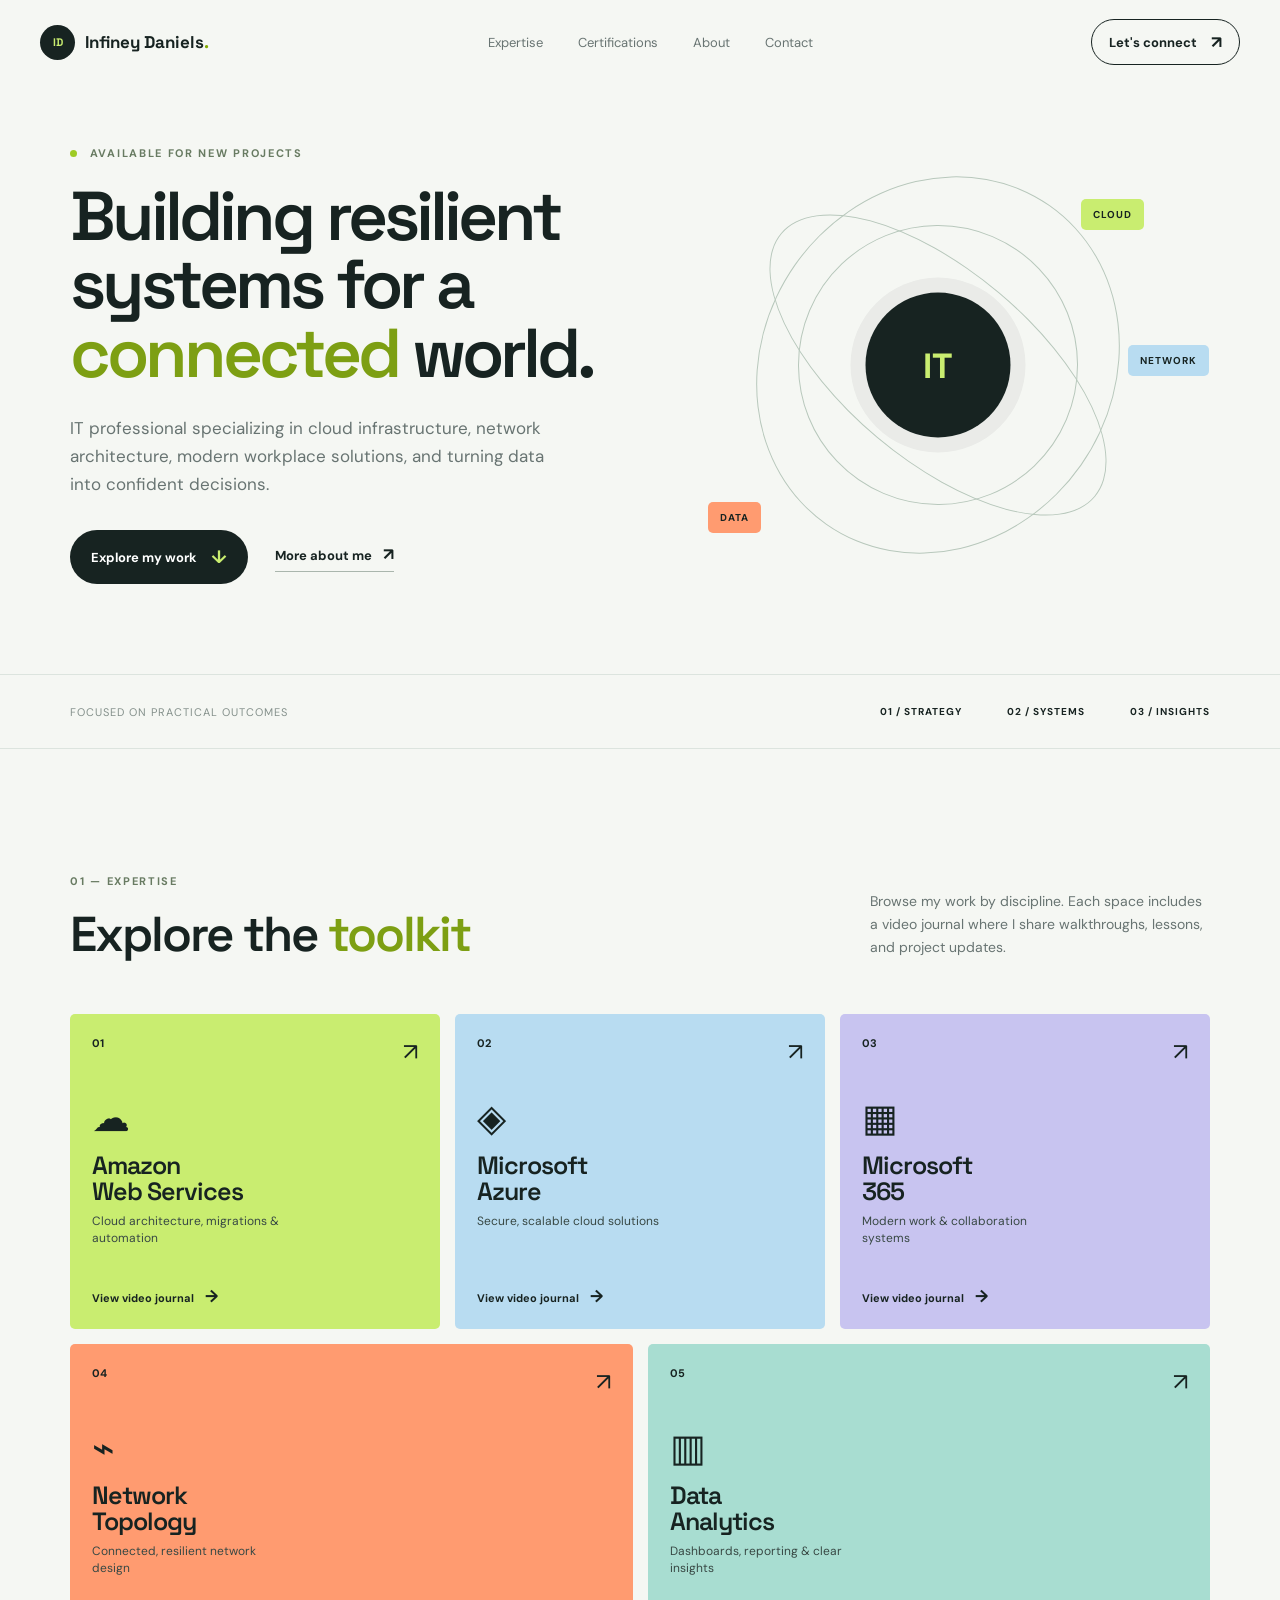
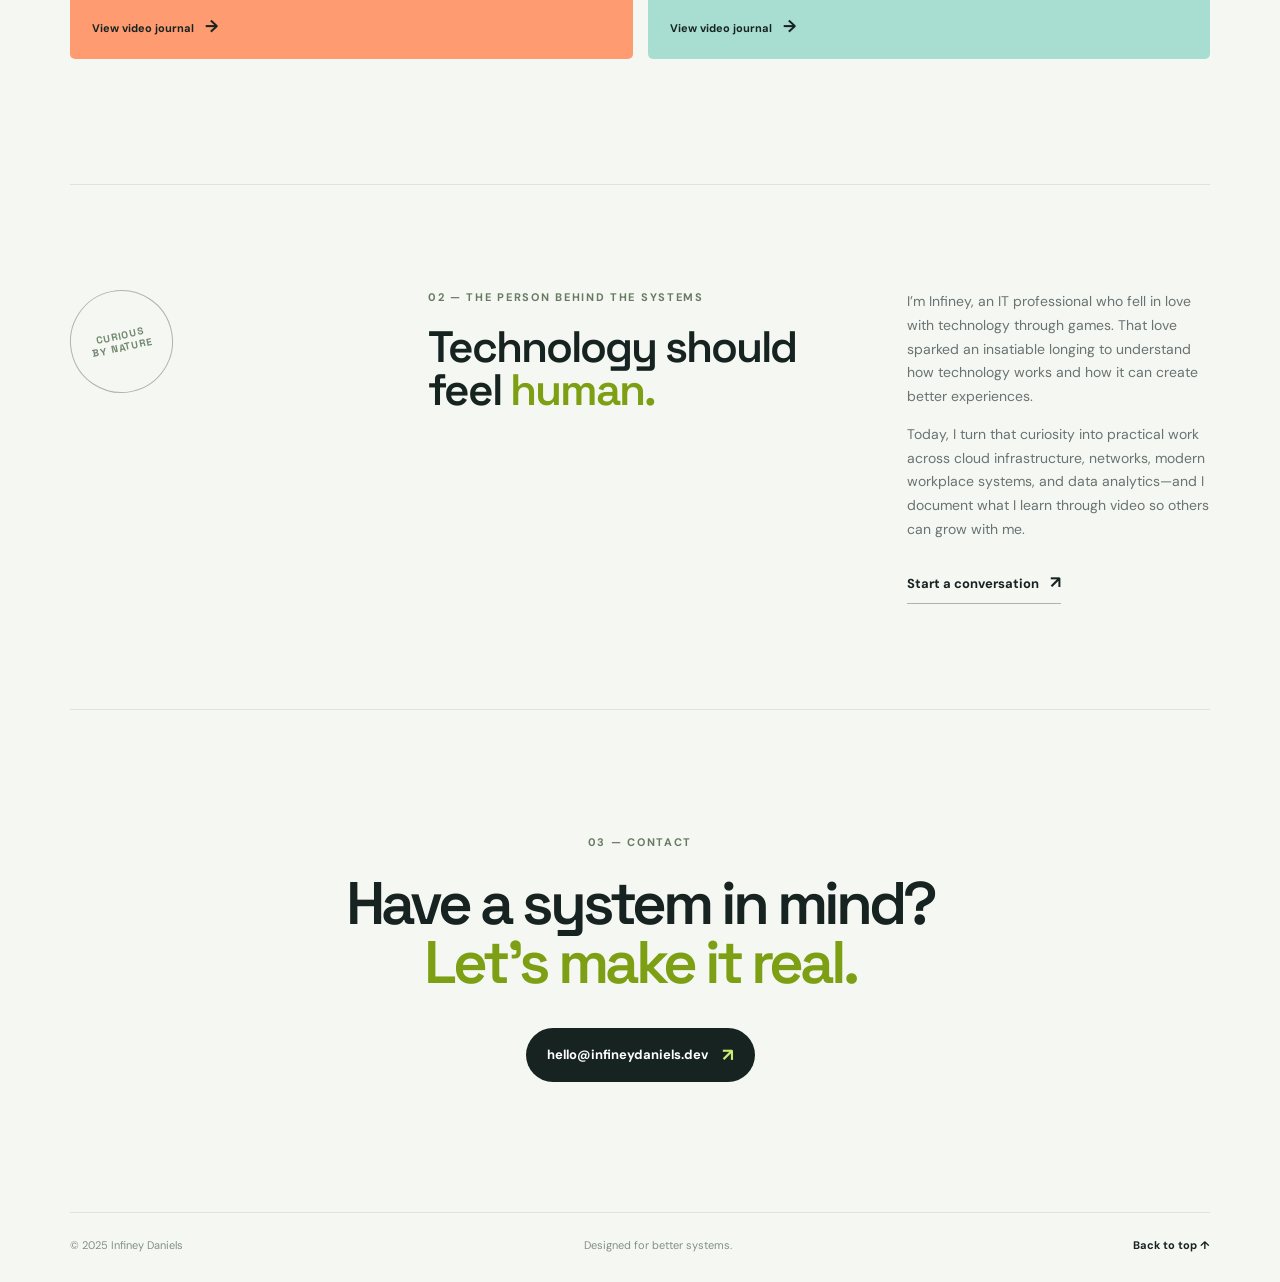
<file: index.html>
<!doctype html>
<html lang="en">
<head>
  <meta charset="UTF-8" />
  <meta name="viewport" content="width=device-width, initial-scale=1.0" />
  <title>Infiney Daniels | IT Portfolio</title>
  <meta name="description" content="IT infrastructure, cloud, networking, and data analytics portfolio." />
  <link rel="preconnect" href="https://fonts.googleapis.com" />
  <link rel="preconnect" href="https://fonts.gstatic.com" crossorigin />
  <link href="https://fonts.googleapis.com/css2?family=DM+Sans:wght@400;500;600;700&family=Space+Grotesk:wght@400;500;600;700&display=swap" rel="stylesheet" />
  <link rel="stylesheet" href="styles.css" />
</head>
<body>
  <header class="site-header">
    <a class="brand" href="index.html" aria-label="Infiney Daniels home">
      <span class="brand-mark">ID</span>
      <span>Infiney Daniels<span class="brand-dot">.</span></span>
    </a>
    <nav class="main-nav" aria-label="Main navigation">
      <a href="#work">Expertise</a>
      <a href="certifications.html">Certifications</a>
      <a href="#about">About</a>
      <a href="#contact">Contact</a>
    </nav>
    <a class="outline-button small" href="#contact">Let's connect <span>↗</span></a>
  </header>

  <main>
    <section class="hero section-shell">
      <div class="hero-copy">
        <p class="eyebrow"><span class="status-dot"></span> Available for new projects</p>
        <h1>Building resilient systems for a <em>connected</em> world.</h1>
        <p class="hero-text">IT professional specializing in cloud infrastructure, network architecture, modern workplace solutions, and turning data into confident decisions.</p>
        <div class="hero-actions">
          <a class="primary-button" href="#work">Explore my work <span>↓</span></a>
          <a class="text-link" href="#about">More about me <span>↗</span></a>
        </div>
      </div>
      <div class="hero-art" aria-hidden="true">
        <div class="orbit orbit-one"></div>
        <div class="orbit orbit-two"></div>
        <div class="orbit orbit-three"></div>
        <div class="core"><span>IT</span></div>
        <span class="float-label label-cloud">CLOUD</span>
        <span class="float-label label-data">DATA</span>
        <span class="float-label label-network">NETWORK</span>
      </div>
    </section>

    <section class="proof-bar">
      <div class="section-shell proof-inner">
        <span>Focused on practical outcomes</span>
        <div class="proof-items"><span>01 / Strategy</span><span>02 / Systems</span><span>03 / Insights</span></div>
      </div>
    </section>

    <section class="work section-shell" id="work">
      <div class="section-heading">
        <div><p class="eyebrow">01 — Expertise</p><h2>Explore the <em>toolkit</em></h2></div>
        <p>Browse my work by discipline. Each space includes a video journal where I share walkthroughs, lessons, and project updates.</p>
      </div>
      <div class="expertise-grid">
        <a class="expertise-card card-aws" href="aws.html">
          <div class="card-top"><span class="number">01</span><span class="arrow">↗</span></div>
          <div class="icon cloud-icon">☁</div><h3>Amazon<br />Web Services</h3>
          <p>Cloud architecture, migrations &amp; automation</p><span class="card-link">View video journal <b>→</b></span>
        </a>
        <a class="expertise-card card-azure" href="azure.html">
          <div class="card-top"><span class="number">02</span><span class="arrow">↗</span></div>
          <div class="icon">◈</div><h3>Microsoft<br />Azure</h3>
          <p>Secure, scalable cloud solutions</p><span class="card-link">View video journal <b>→</b></span>
        </a>
        <a class="expertise-card card-m365" href="microsoft-365.html">
          <div class="card-top"><span class="number">03</span><span class="arrow">↗</span></div>
          <div class="icon">▦</div><h3>Microsoft<br />365</h3>
          <p>Modern work &amp; collaboration systems</p><span class="card-link">View video journal <b>→</b></span>
        </a>
        <a class="expertise-card card-network" href="network-topology.html">
          <div class="card-top"><span class="number">04</span><span class="arrow">↗</span></div>
          <div class="icon">⌁</div><h3>Network<br />Topology</h3>
          <p>Connected, resilient network design</p><span class="card-link">View video journal <b>→</b></span>
        </a>
        <a class="expertise-card card-data" href="data-analytics.html">
          <div class="card-top"><span class="number">05</span><span class="arrow">↗</span></div>
          <div class="icon">▥</div><h3>Data<br />Analytics</h3>
          <p>Dashboards, reporting &amp; clear insights</p><span class="card-link">View video journal <b>→</b></span>
        </a>
      </div>
    </section>

    <section class="about section-shell" id="about">
      <div class="about-stamp">CURIOUS<br />BY NATURE</div>
      <div><p class="eyebrow">02 — The person behind the systems</p><h2>Technology should feel <em>human.</em></h2></div>
      <div class="about-copy"><p>I’m Infiney, an IT professional who fell in love with technology through games. That love sparked an insatiable longing to understand how technology works and how it can create better experiences.</p><p>Today, I turn that curiosity into practical work across cloud infrastructure, networks, modern workplace systems, and data analytics—and I document what I learn through video so others can grow with me.</p><a class="text-link" href="#contact">Start a conversation <span>↗</span></a></div>
    </section>

    <section class="contact section-shell" id="contact">
      <p class="eyebrow">03 — Contact</p><h2>Have a system in mind?<br /><em>Let’s make it real.</em></h2>
      <a class="primary-button" href="mailto:hello@infineydaniels.dev">hello@infineydaniels.dev <span>↗</span></a>
    </section>
  </main>
  <footer class="site-footer section-shell"><span>© 2025 Infiney Daniels</span><span>Designed for better systems.</span><a href="#top">Back to top ↑</a></footer>
</body>
</html>
</file>
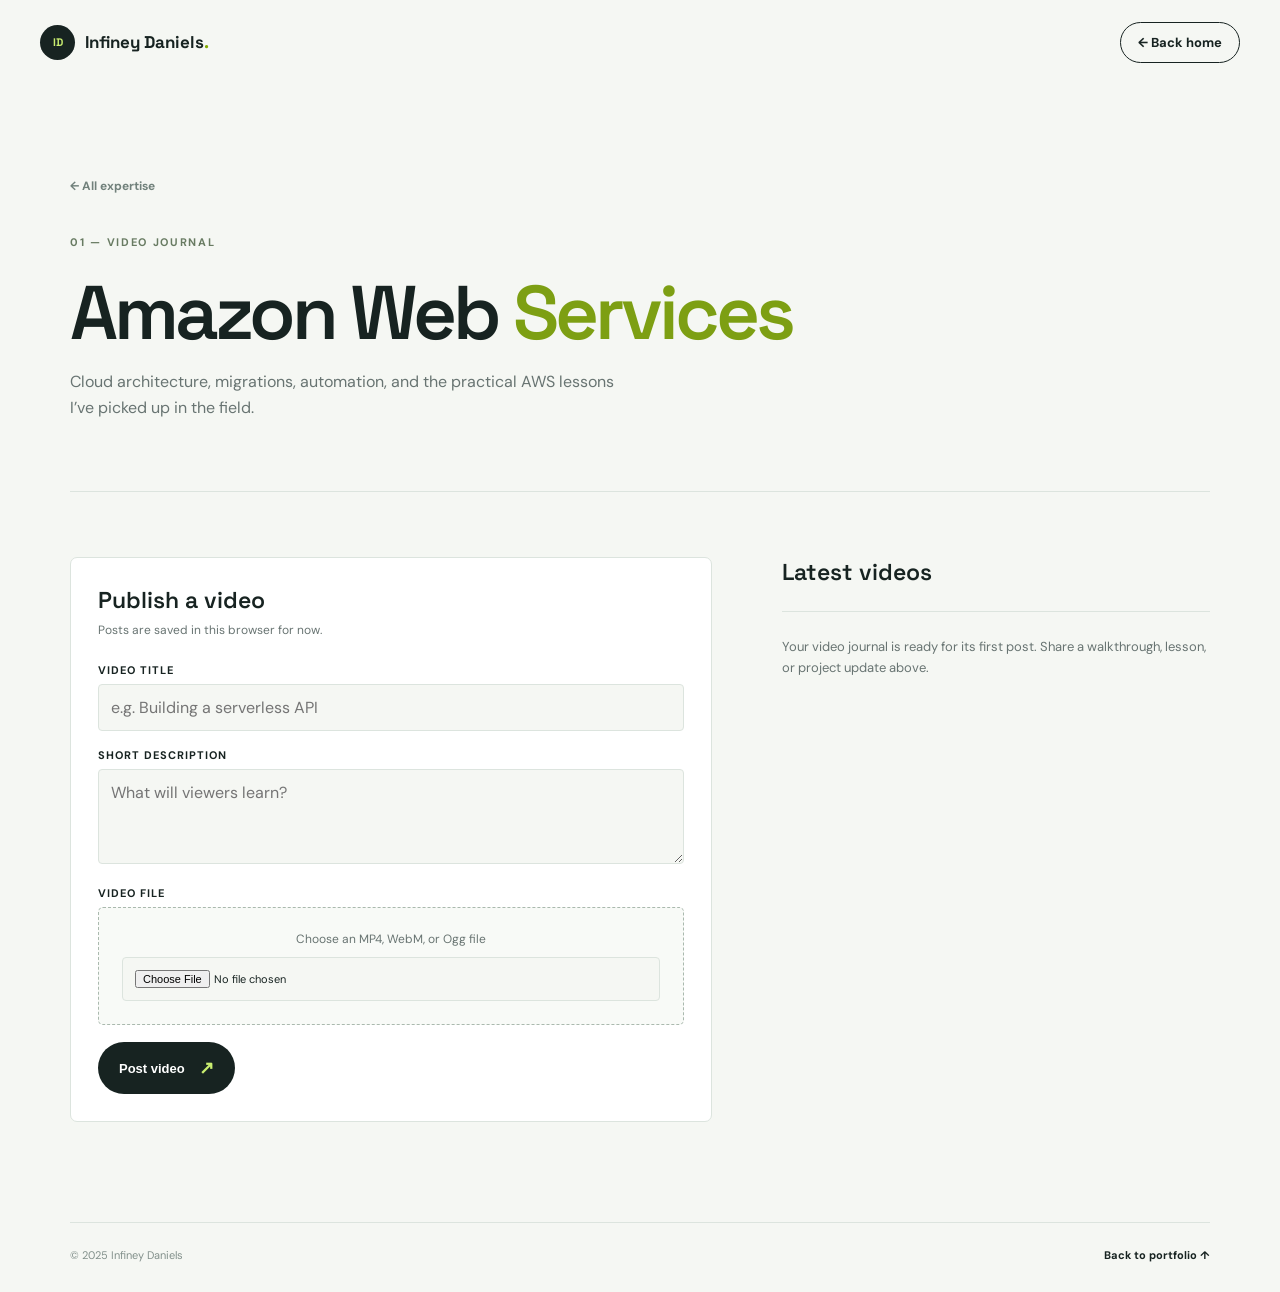
<file: aws.html>
<!doctype html><html lang="en"><head><meta charset="UTF-8"><meta name="viewport" content="width=device-width, initial-scale=1.0"><title>AWS Video Journal | Infiney Daniels</title><link rel="preconnect" href="https://fonts.googleapis.com"><link rel="preconnect" href="https://fonts.gstatic.com" crossorigin><link href="https://fonts.googleapis.com/css2?family=DM+Sans:wght@400;500;600;700&family=Space+Grotesk:wght@400;500;600;700&display=swap" rel="stylesheet"><link rel="stylesheet" href="styles.css"></head><body data-category="aws"><header class="site-header"><a class="brand" href="index.html"><span class="brand-mark">ID</span><span>Infiney Daniels<span class="brand-dot">.</span></span></a><a class="outline-button small" href="index.html">← Back home</a></header><main class="journal-page"><section class="journal-hero section-shell"><a class="back-link" href="index.html#work">← All expertise</a><p class="eyebrow" style="margin-top:40px">01 — Video journal</p><h1>Amazon Web <em>Services</em></h1><p class="journal-intro">Cloud architecture, migrations, automation, and the practical AWS lessons I’ve picked up in the field.</p></section><section class="journal-layout section-shell"><form class="post-form" id="video-form"><h2>Publish a video</h2><p class="form-subtitle">Posts are saved in this browser for now.</p><div class="field"><label for="video-title">Video title</label><input id="video-title" required placeholder="e.g. Building a serverless API"></div><div class="field"><label for="video-description">Short description</label><textarea id="video-description" placeholder="What will viewers learn?"></textarea></div><div class="field"><label for="video-file">Video file</label><div class="file-drop">Choose an MP4, WebM, or Ogg file<input id="video-file" type="file" accept="video/*" required></div></div><button class="primary-button" type="submit">Post video <span>↗</span></button></form><div class="posts"><h2>Latest videos</h2><div id="posts"></div></div></section></main><footer class="site-footer section-shell journal-footer"><span>© 2025 Infiney Daniels</span><a href="index.html">Back to portfolio ↑</a></footer><script src="journal.js"></script></body></html>
</file>
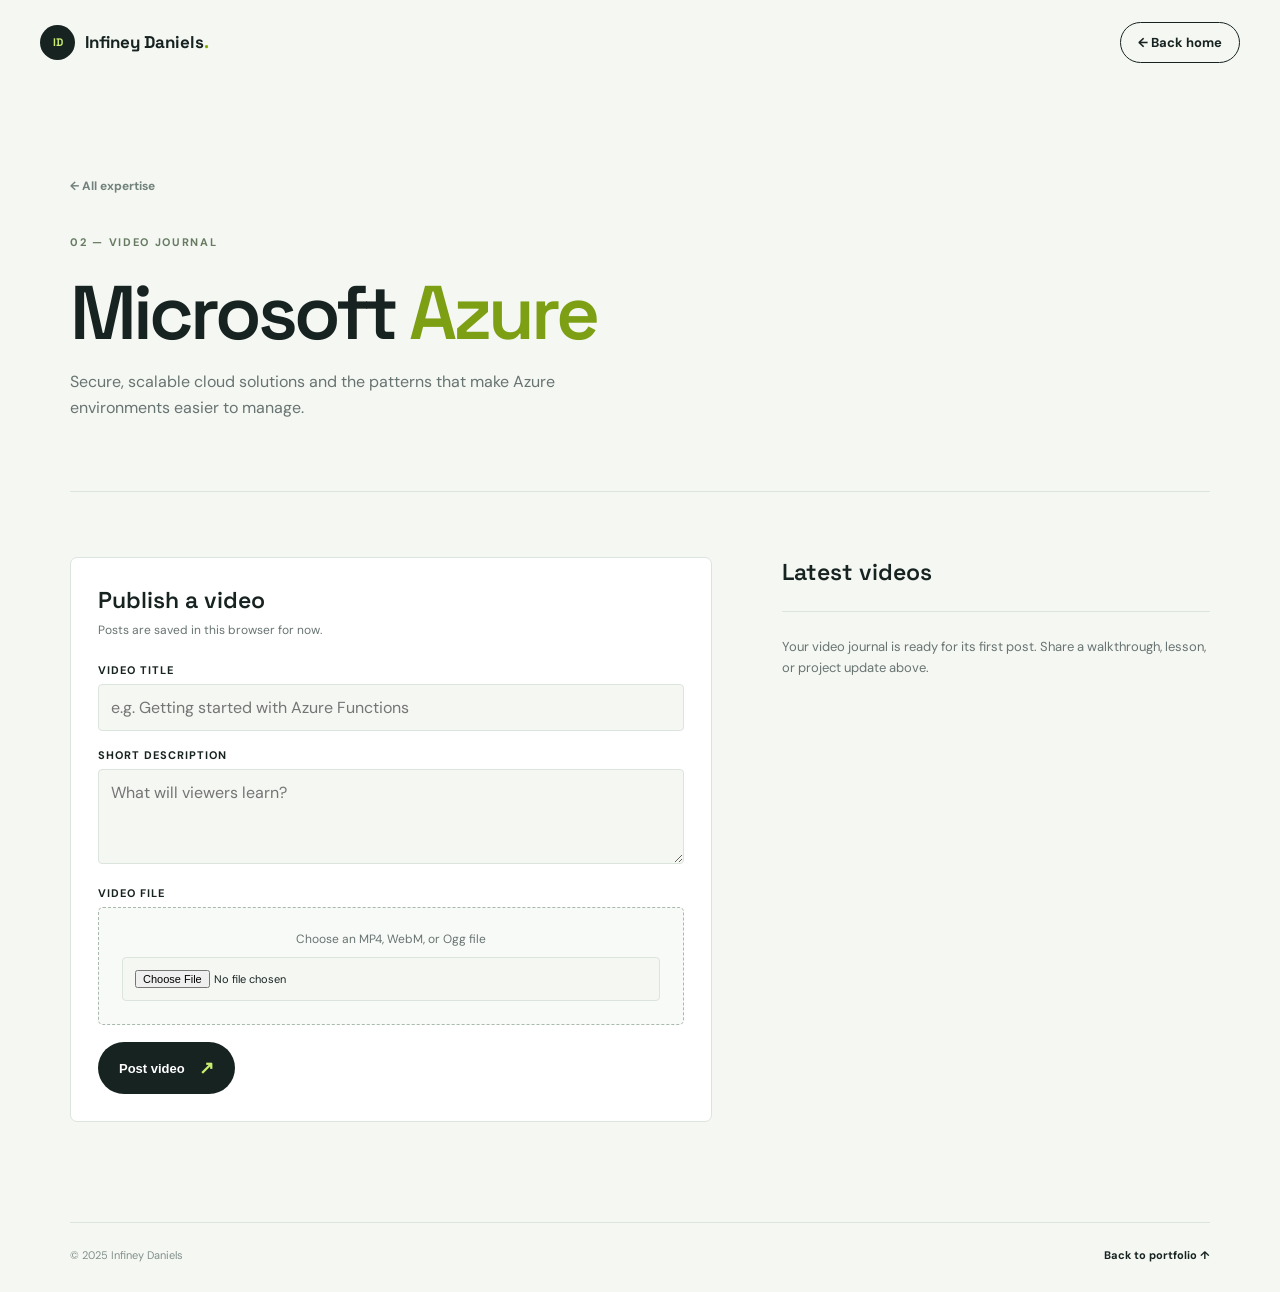
<file: azure.html>
<!doctype html><html lang="en"><head><meta charset="UTF-8"><meta name="viewport" content="width=device-width, initial-scale=1.0"><title>Azure Video Journal | Infiney Daniels</title><link rel="stylesheet" href="styles.css"><link rel="preconnect" href="https://fonts.googleapis.com"><link href="https://fonts.googleapis.com/css2?family=DM+Sans:wght@400;500;600;700&family=Space+Grotesk:wght@400;500;600;700&display=swap" rel="stylesheet"></head><body data-category="azure"><header class="site-header"><a class="brand" href="index.html"><span class="brand-mark">ID</span><span>Infiney Daniels<span class="brand-dot">.</span></span></a><a class="outline-button small" href="index.html">← Back home</a></header><main class="journal-page"><section class="journal-hero section-shell"><a class="back-link" href="index.html#work">← All expertise</a><p class="eyebrow" style="margin-top:40px">02 — Video journal</p><h1>Microsoft <em>Azure</em></h1><p class="journal-intro">Secure, scalable cloud solutions and the patterns that make Azure environments easier to manage.</p></section><section class="journal-layout section-shell"><form class="post-form" id="video-form"><h2>Publish a video</h2><p class="form-subtitle">Posts are saved in this browser for now.</p><div class="field"><label for="video-title">Video title</label><input id="video-title" required placeholder="e.g. Getting started with Azure Functions"></div><div class="field"><label for="video-description">Short description</label><textarea id="video-description" placeholder="What will viewers learn?"></textarea></div><div class="field"><label for="video-file">Video file</label><div class="file-drop">Choose an MP4, WebM, or Ogg file<input id="video-file" type="file" accept="video/*" required></div></div><button class="primary-button" type="submit">Post video <span>↗</span></button></form><div class="posts"><h2>Latest videos</h2><div id="posts"></div></div></section></main><footer class="site-footer section-shell journal-footer"><span>© 2025 Infiney Daniels</span><a href="index.html">Back to portfolio ↑</a></footer><script src="journal.js"></script></body></html>
</file>
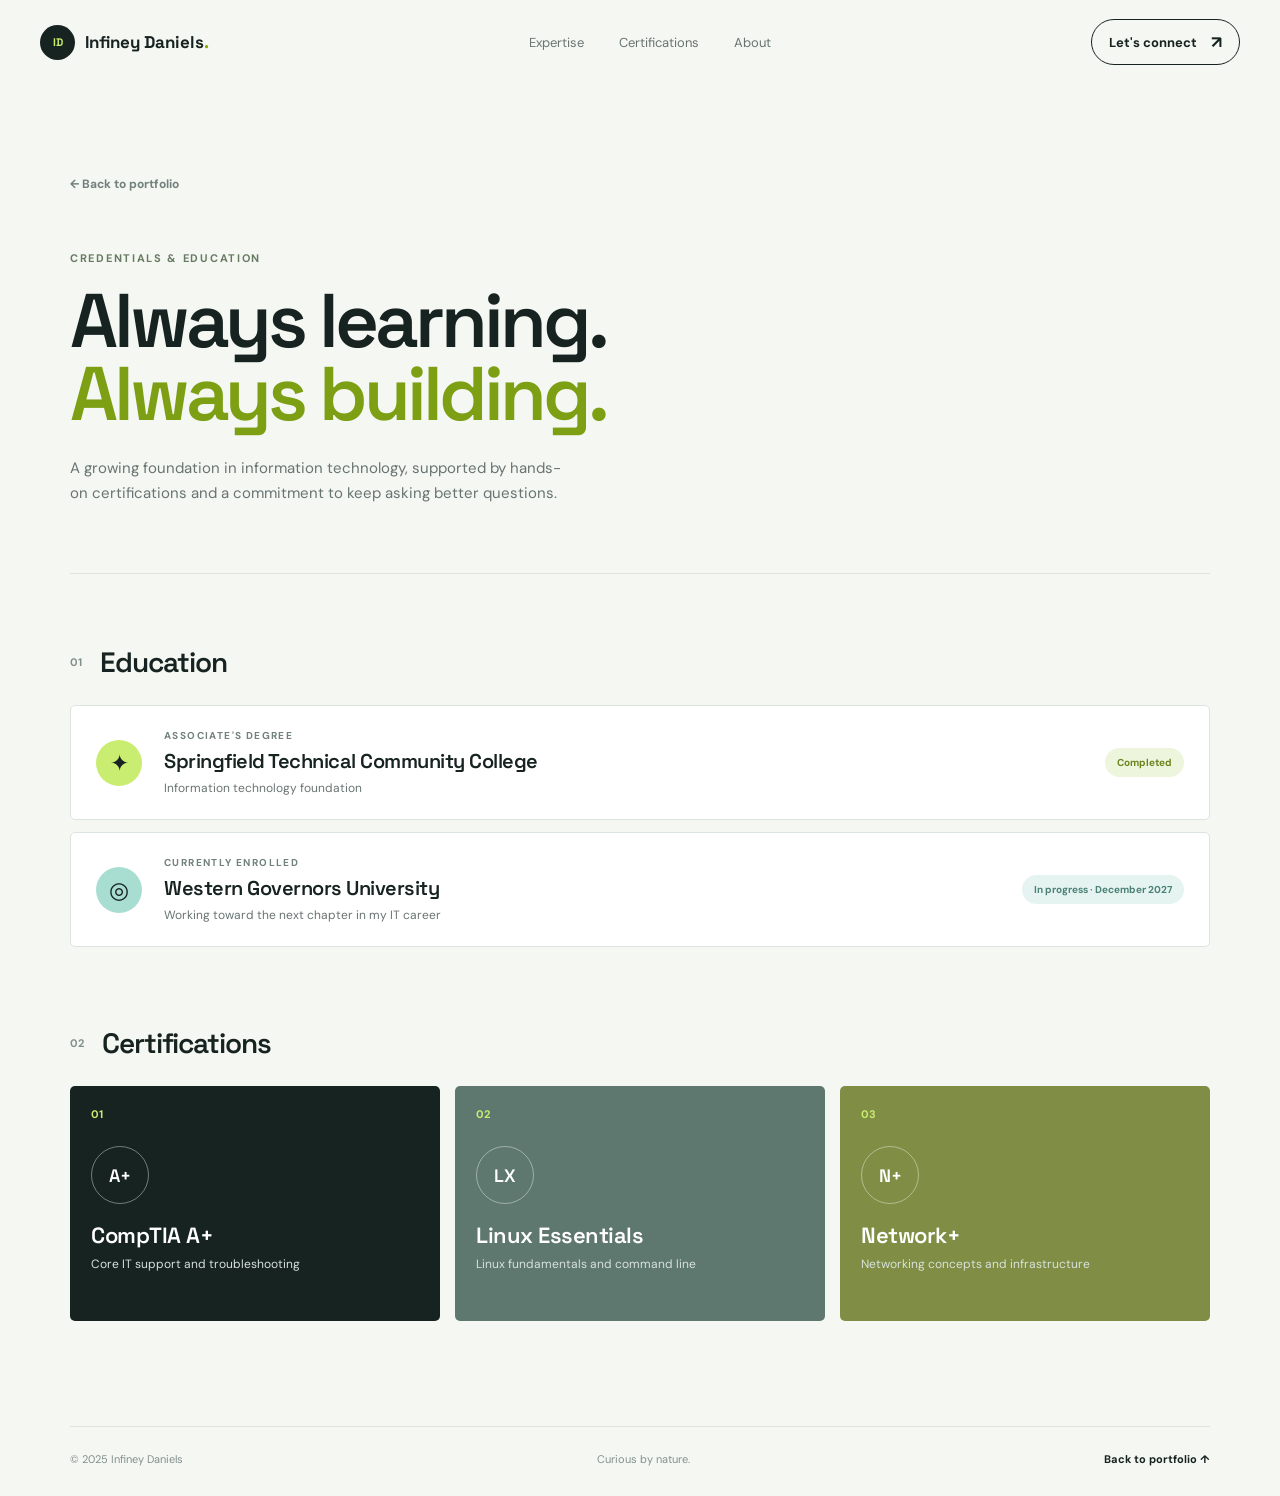
<file: certifications.html>
<!doctype html>
<html lang="en">
<head>
  <meta charset="UTF-8" />
  <meta name="viewport" content="width=device-width, initial-scale=1.0" />
  <title>Certifications &amp; Education | Infiney Daniels</title>
  <meta name="description" content="Infiney Daniels' education and IT certifications." />
  <link rel="preconnect" href="https://fonts.googleapis.com" />
  <link rel="preconnect" href="https://fonts.gstatic.com" crossorigin />
  <link href="https://fonts.googleapis.com/css2?family=DM+Sans:wght@400;500;600;700&family=Space+Grotesk:wght@400;500;600;700&display=swap" rel="stylesheet" />
  <link rel="stylesheet" href="styles.css" />
</head>
<body>
  <header class="site-header">
    <a class="brand" href="index.html" aria-label="Infiney Daniels home">
      <span class="brand-mark">ID</span>
      <span>Infiney Daniels<span class="brand-dot">.</span></span>
    </a>
    <nav class="main-nav" aria-label="Main navigation">
      <a href="index.html#work">Expertise</a>
      <a href="certifications.html" aria-current="page">Certifications</a>
      <a href="index.html#about">About</a>
    </nav>
    <a class="outline-button small" href="index.html#contact">Let's connect <span>↗</span></a>
  </header>

  <main class="credentials-page">
    <section class="credentials-hero section-shell">
      <a class="back-link" href="index.html">← Back to portfolio</a>
      <p class="eyebrow">Credentials &amp; education</p>
      <h1>Always learning.<br /><em>Always building.</em></h1>
      <p class="credentials-intro">A growing foundation in information technology, supported by hands-on certifications and a commitment to keep asking better questions.</p>
    </section>

    <section class="credentials-content section-shell">
      <div class="credentials-section">
        <div class="credentials-label"><span>01</span><h2>Education</h2></div>
        <div class="credential-list">
          <article class="credential-card education-card">
            <span class="credential-icon">✦</span>
            <div>
              <p class="credential-type">Associate's degree</p>
              <h3>Springfield Technical Community College</h3>
              <p class="credential-detail">Information technology foundation</p>
            </div>
            <span class="credential-status">Completed</span>
          </article>
          <article class="credential-card education-card">
            <span class="credential-icon">◎</span>
            <div>
              <p class="credential-type">Currently enrolled</p>
              <h3>Western Governors University</h3>
              <p class="credential-detail">Working toward the next chapter in my IT career</p>
            </div>
            <span class="credential-status current">In progress · December 2027</span>
          </article>
        </div>
      </div>

      <div class="credentials-section certifications-section">
        <div class="credentials-label"><span>02</span><h2>Certifications</h2></div>
        <div class="certification-grid">
          <article class="certification-card"><span class="cert-number">01</span><div class="cert-badge">A+</div><h3>CompTIA A+</h3><p>Core IT support and troubleshooting</p></article>
          <article class="certification-card"><span class="cert-number">02</span><div class="cert-badge">LX</div><h3>Linux Essentials</h3><p>Linux fundamentals and command line</p></article>
          <article class="certification-card"><span class="cert-number">03</span><div class="cert-badge">N+</div><h3>Network+</h3><p>Networking concepts and infrastructure</p></article>
        </div>
      </div>
    </section>
  </main>

  <footer class="site-footer section-shell"><span>© 2025 Infiney Daniels</span><span>Curious by nature.</span><a href="index.html">Back to portfolio ↑</a></footer>
</body>
</html>
</file>
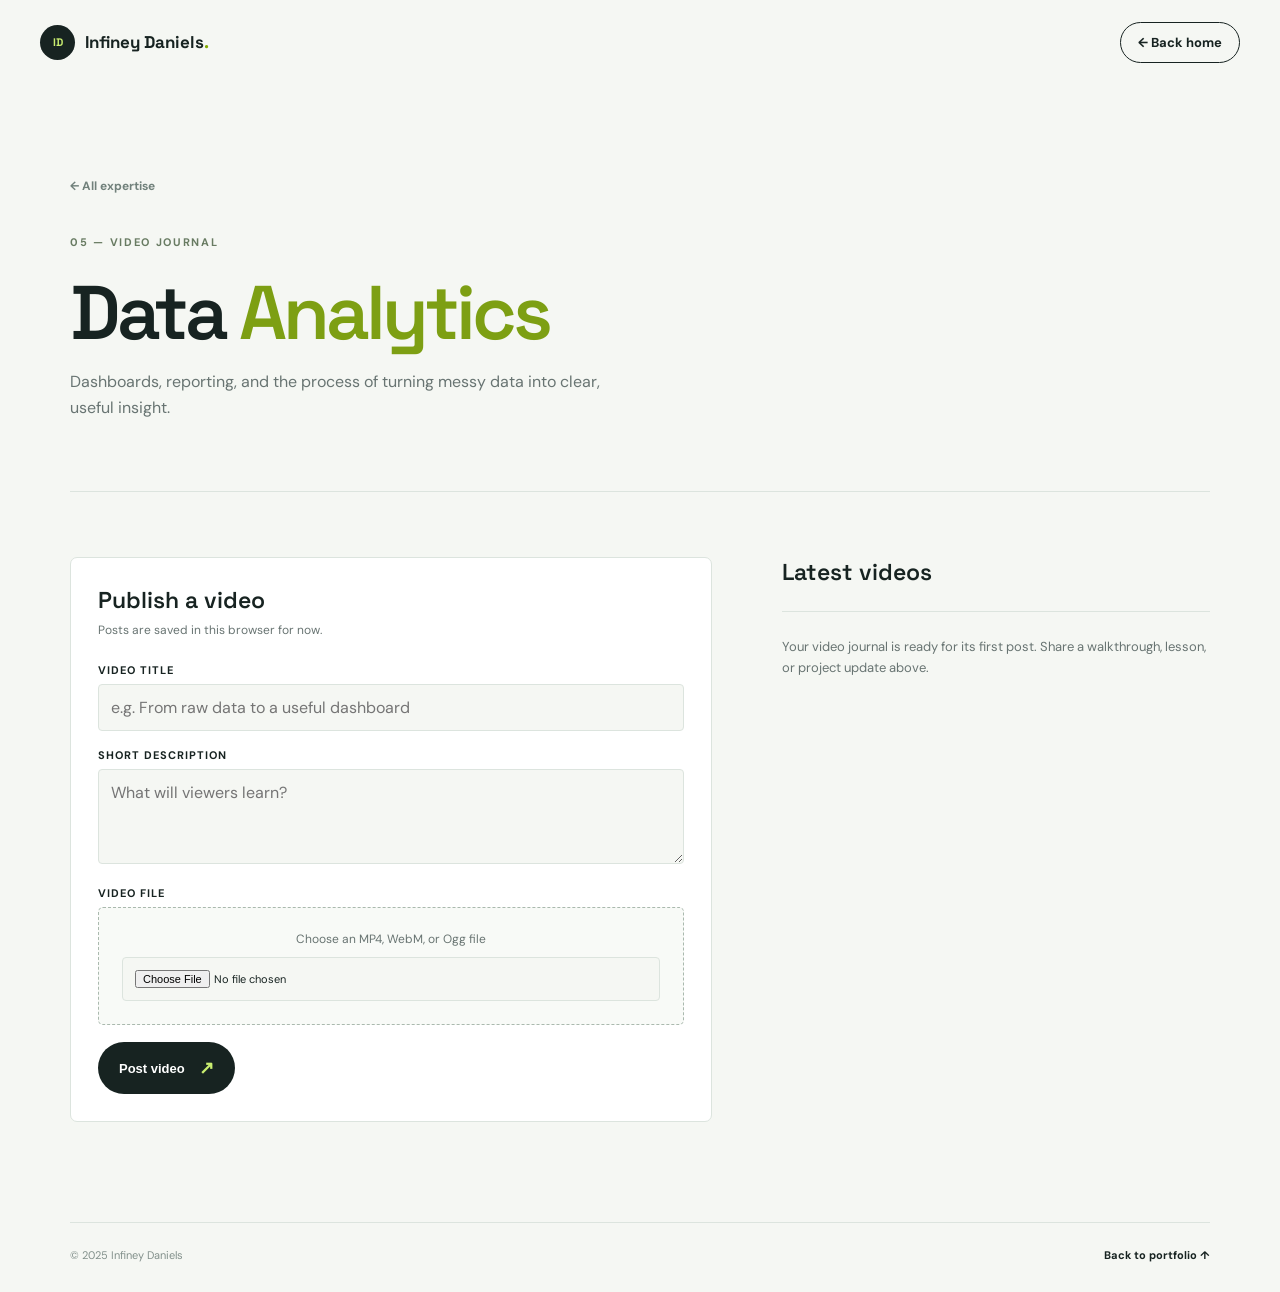
<file: data-analytics.html>
<!doctype html><html lang="en"><head><meta charset="UTF-8"><meta name="viewport" content="width=device-width, initial-scale=1.0"><title>Data Analytics Video Journal | Infiney Daniels</title><link rel="stylesheet" href="styles.css"><link rel="preconnect" href="https://fonts.googleapis.com"><link href="https://fonts.googleapis.com/css2?family=DM+Sans:wght@400;500;600;700&family=Space+Grotesk:wght@400;500;600;700&display=swap" rel="stylesheet"></head><body data-category="data-analytics"><header class="site-header"><a class="brand" href="index.html"><span class="brand-mark">ID</span><span>Infiney Daniels<span class="brand-dot">.</span></span></a><a class="outline-button small" href="index.html">← Back home</a></header><main class="journal-page"><section class="journal-hero section-shell"><a class="back-link" href="index.html#work">← All expertise</a><p class="eyebrow" style="margin-top:40px">05 — Video journal</p><h1>Data <em>Analytics</em></h1><p class="journal-intro">Dashboards, reporting, and the process of turning messy data into clear, useful insight.</p></section><section class="journal-layout section-shell"><form class="post-form" id="video-form"><h2>Publish a video</h2><p class="form-subtitle">Posts are saved in this browser for now.</p><div class="field"><label for="video-title">Video title</label><input id="video-title" required placeholder="e.g. From raw data to a useful dashboard"></div><div class="field"><label for="video-description">Short description</label><textarea id="video-description" placeholder="What will viewers learn?"></textarea></div><div class="field"><label for="video-file">Video file</label><div class="file-drop">Choose an MP4, WebM, or Ogg file<input id="video-file" type="file" accept="video/*" required></div></div><button class="primary-button" type="submit">Post video <span>↗</span></button></form><div class="posts"><h2>Latest videos</h2><div id="posts"></div></div></section></main><footer class="site-footer section-shell journal-footer"><span>© 2025 Infiney Daniels</span><a href="index.html">Back to portfolio ↑</a></footer><script src="journal.js"></script></body></html>
</file>
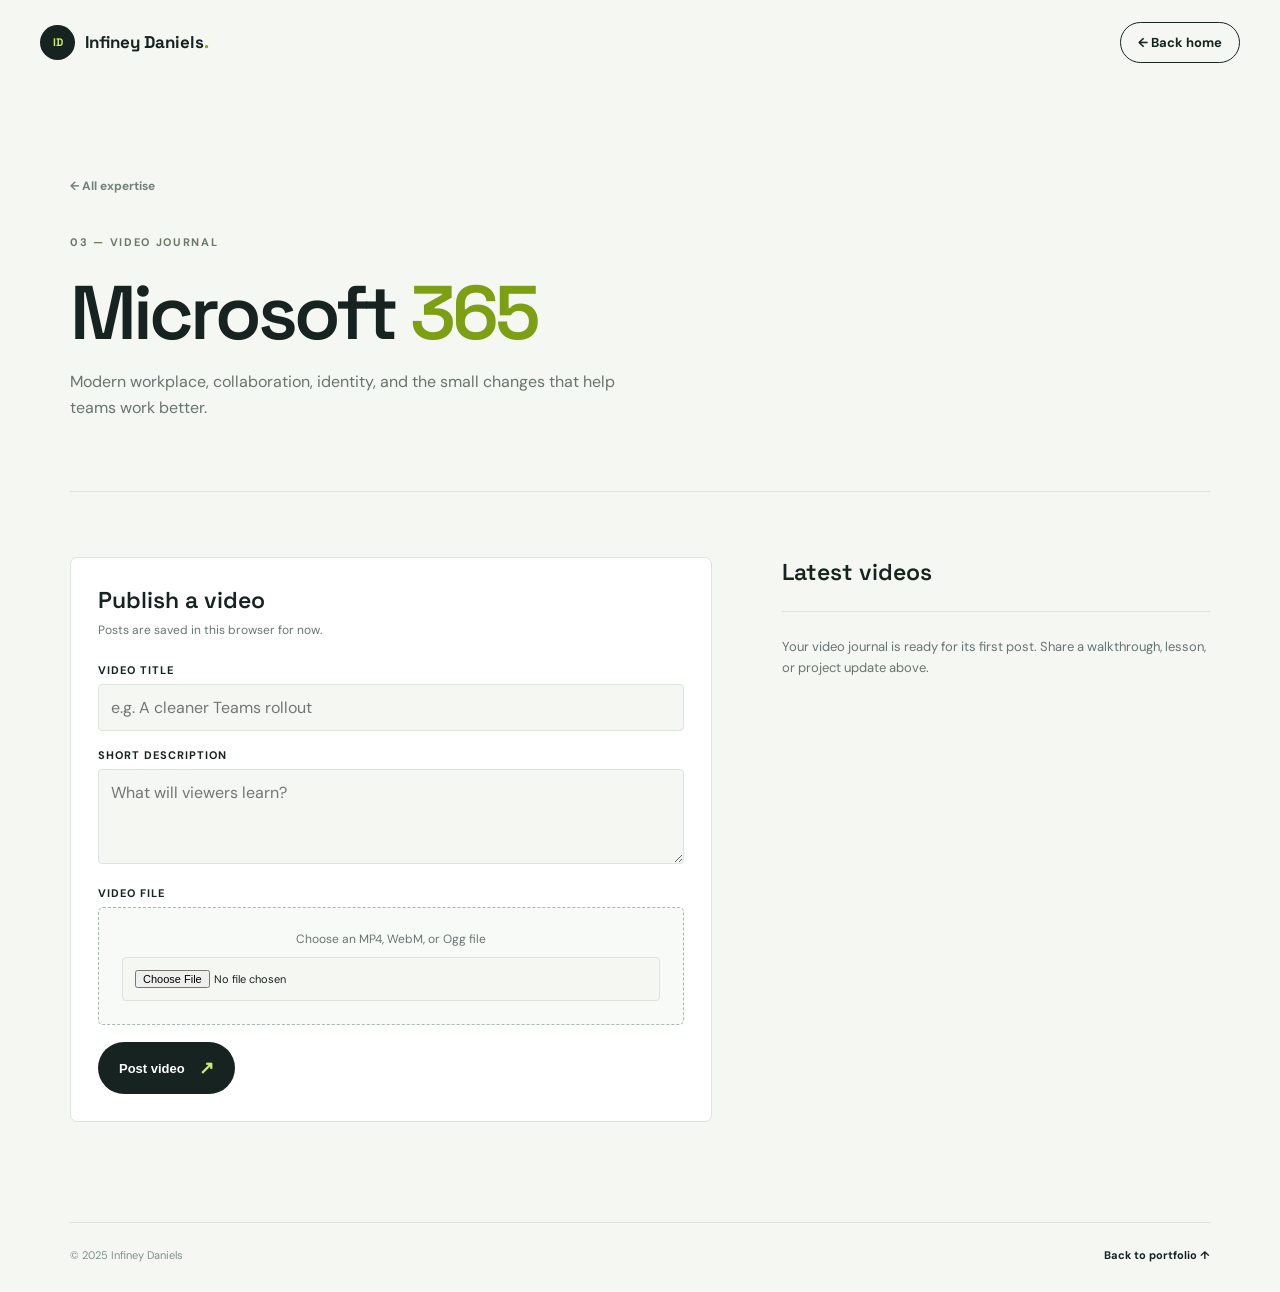
<file: microsoft-365.html>
<!doctype html><html lang="en"><head><meta charset="UTF-8"><meta name="viewport" content="width=device-width, initial-scale=1.0"><title>Microsoft 365 Video Journal | Infiney Daniels</title><link rel="stylesheet" href="styles.css"><link rel="preconnect" href="https://fonts.googleapis.com"><link href="https://fonts.googleapis.com/css2?family=DM+Sans:wght@400;500;600;700&family=Space+Grotesk:wght@400;500;600;700&display=swap" rel="stylesheet"></head><body data-category="microsoft-365"><header class="site-header"><a class="brand" href="index.html"><span class="brand-mark">ID</span><span>Infiney Daniels<span class="brand-dot">.</span></span></a><a class="outline-button small" href="index.html">← Back home</a></header><main class="journal-page"><section class="journal-hero section-shell"><a class="back-link" href="index.html#work">← All expertise</a><p class="eyebrow" style="margin-top:40px">03 — Video journal</p><h1>Microsoft <em>365</em></h1><p class="journal-intro">Modern workplace, collaboration, identity, and the small changes that help teams work better.</p></section><section class="journal-layout section-shell"><form class="post-form" id="video-form"><h2>Publish a video</h2><p class="form-subtitle">Posts are saved in this browser for now.</p><div class="field"><label for="video-title">Video title</label><input id="video-title" required placeholder="e.g. A cleaner Teams rollout"></div><div class="field"><label for="video-description">Short description</label><textarea id="video-description" placeholder="What will viewers learn?"></textarea></div><div class="field"><label for="video-file">Video file</label><div class="file-drop">Choose an MP4, WebM, or Ogg file<input id="video-file" type="file" accept="video/*" required></div></div><button class="primary-button" type="submit">Post video <span>↗</span></button></form><div class="posts"><h2>Latest videos</h2><div id="posts"></div></div></section></main><footer class="site-footer section-shell journal-footer"><span>© 2025 Infiney Daniels</span><a href="index.html">Back to portfolio ↑</a></footer><script src="journal.js"></script></body></html>
</file>
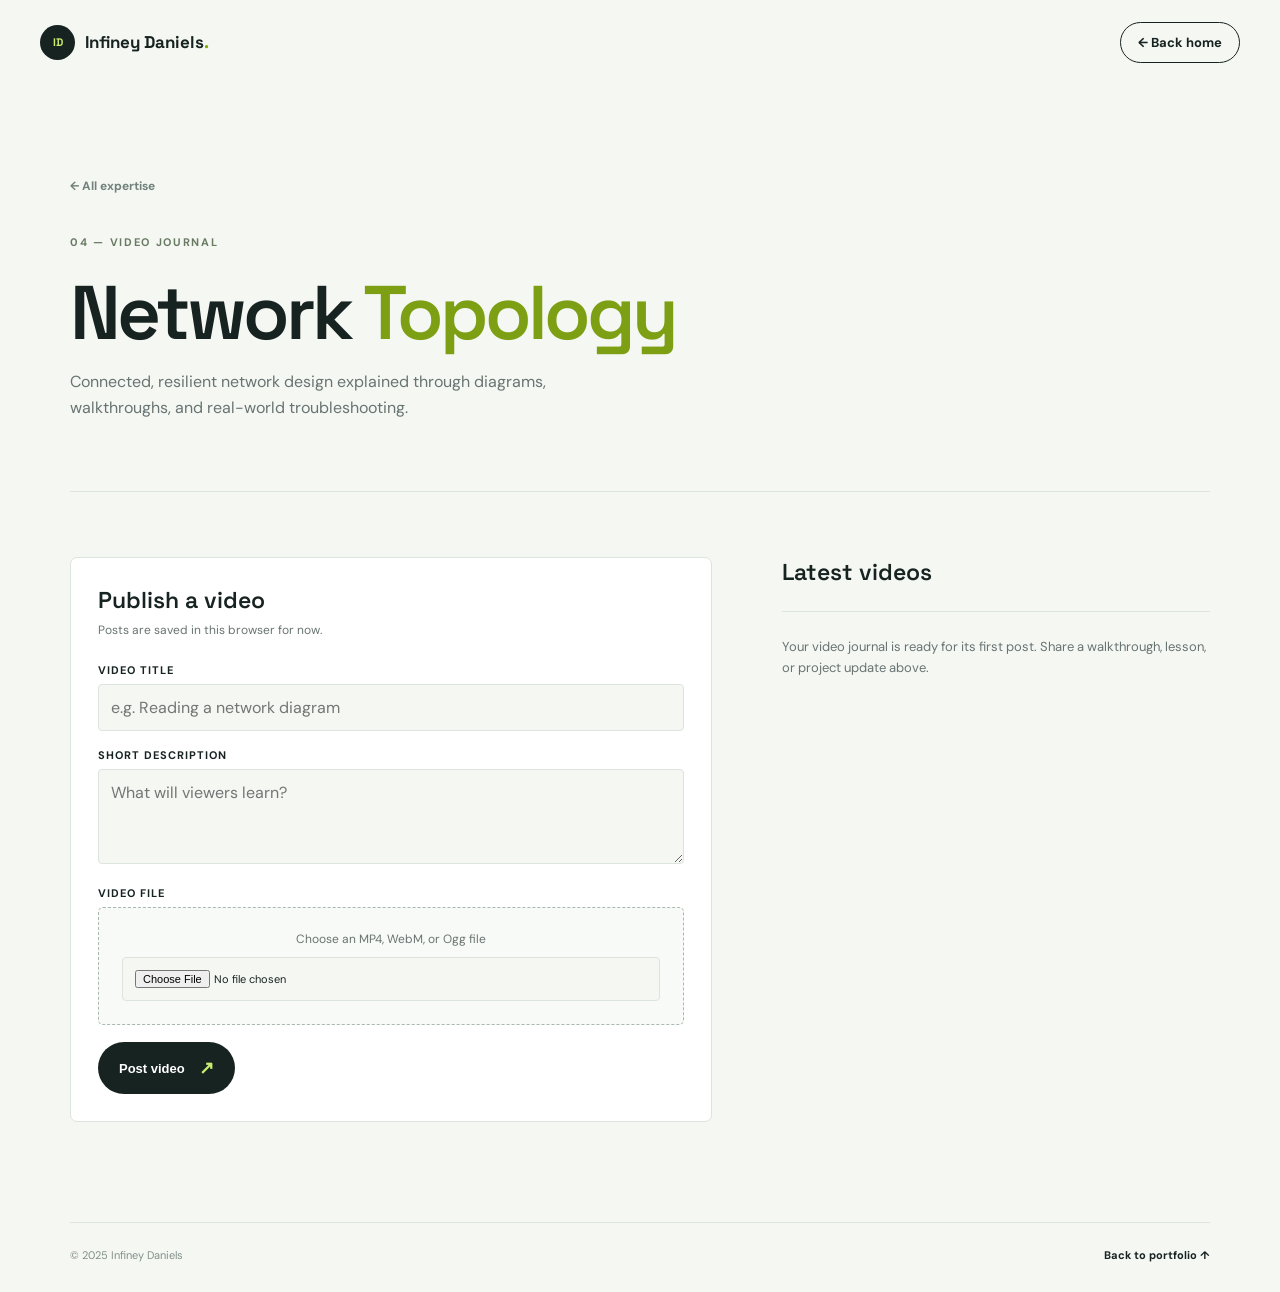
<file: network-topology.html>
<!doctype html><html lang="en"><head><meta charset="UTF-8"><meta name="viewport" content="width=device-width, initial-scale=1.0"><title>Network Topology Video Journal | Infiney Daniels</title><link rel="stylesheet" href="styles.css"><link rel="preconnect" href="https://fonts.googleapis.com"><link href="https://fonts.googleapis.com/css2?family=DM+Sans:wght@400;500;600;700&family=Space+Grotesk:wght@400;500;600;700&display=swap" rel="stylesheet"></head><body data-category="network-topology"><header class="site-header"><a class="brand" href="index.html"><span class="brand-mark">ID</span><span>Infiney Daniels<span class="brand-dot">.</span></span></a><a class="outline-button small" href="index.html">← Back home</a></header><main class="journal-page"><section class="journal-hero section-shell"><a class="back-link" href="index.html#work">← All expertise</a><p class="eyebrow" style="margin-top:40px">04 — Video journal</p><h1>Network <em>Topology</em></h1><p class="journal-intro">Connected, resilient network design explained through diagrams, walkthroughs, and real-world troubleshooting.</p></section><section class="journal-layout section-shell"><form class="post-form" id="video-form"><h2>Publish a video</h2><p class="form-subtitle">Posts are saved in this browser for now.</p><div class="field"><label for="video-title">Video title</label><input id="video-title" required placeholder="e.g. Reading a network diagram"></div><div class="field"><label for="video-description">Short description</label><textarea id="video-description" placeholder="What will viewers learn?"></textarea></div><div class="field"><label for="video-file">Video file</label><div class="file-drop">Choose an MP4, WebM, or Ogg file<input id="video-file" type="file" accept="video/*" required></div></div><button class="primary-button" type="submit">Post video <span>↗</span></button></form><div class="posts"><h2>Latest videos</h2><div id="posts"></div></div></section></main><footer class="site-footer section-shell journal-footer"><span>© 2025 Infiney Daniels</span><a href="index.html">Back to portfolio ↑</a></footer><script src="journal.js"></script></body></html>
</file>
<file: styles.css>
:root{--ink:#172321;--muted:#687472;--paper:#f5f7f3;--line:#dce4de;--lime:#c9ed70;--teal:#a8ddd1;--orange:#ff9b70;--blue:#b8dcf1;--lavender:#c8c4f0}
*{box-sizing:border-box}html{scroll-behavior:smooth}body{margin:0;background:var(--paper);color:var(--ink);font-family:"DM Sans",sans-serif}a{color:inherit;text-decoration:none}.section-shell{width:min(1140px,calc(100% - 48px));margin:auto}.site-header{height:84px;display:flex;align-items:center;justify-content:space-between;width:min(1200px,calc(100% - 48px));margin:auto}.brand{display:flex;align-items:center;gap:10px;font:700 17px "Space Grotesk",sans-serif}.brand-mark{display:grid;place-items:center;width:35px;height:35px;border-radius:50%;background:var(--ink);color:var(--lime);font-size:11px;letter-spacing:-.5px}.brand-dot{color:#82a900}.main-nav{display:flex;gap:35px;font-size:13px;color:var(--muted)}.main-nav a:hover,.text-link:hover{color:#688b00}.outline-button,.primary-button{display:inline-flex;align-items:center;gap:14px;border-radius:100px;font-size:13px;font-weight:700}.outline-button{border:1px solid var(--ink);padding:11px 17px}.small span{font-size:17px}.hero{display:grid;grid-template-columns:1fr 1fr;gap:50px;align-items:center;min-height:590px;padding:62px 0 90px}.eyebrow{font-size:11px;letter-spacing:1.7px;text-transform:uppercase;color:#687b62;font-weight:700;margin:0 0 22px}.status-dot{display:inline-block;width:7px;height:7px;border-radius:50%;background:#9ecb24;margin-right:8px}.hero h1,.section-heading h2,.about h2,.contact h2{font:600 clamp(45px,5.4vw,75px)/.99 "Space Grotesk",sans-serif;letter-spacing:-4px;margin:0;max-width:650px}.hero h1 em,.section-heading em,.about em,.contact em{font-style:normal;color:#7d9f13}.hero-text{font-size:17px;line-height:1.65;color:var(--muted);max-width:495px;margin:27px 0 32px}.hero-actions{display:flex;align-items:center;gap:27px}.primary-button{background:var(--ink);color:#fff;padding:15px 21px;transition:transform .2s,background .2s}.primary-button:hover{background:#36524a;transform:translateY(-2px)}.primary-button span{color:var(--lime);font-size:18px}.text-link{font-weight:700;font-size:13px;border-bottom:1px solid #aab6ad;padding-bottom:6px}.text-link span{font-size:17px;margin-left:8px}.hero-art{height:410px;position:relative}.core{position:absolute;top:50%;left:50%;transform:translate(-50%,-50%);width:145px;height:145px;border-radius:50%;display:grid;place-items:center;background:var(--ink);box-shadow:0 0 0 15px rgba(23,35,33,.05)}.core span{color:var(--lime);font:700 35px "Space Grotesk"}.orbit{position:absolute;border:1px solid #b8c8bc;border-radius:50%;top:50%;left:50%;transform:translate(-50%,-50%) rotate(-22deg)}.orbit-one{width:280px;height:280px}.orbit-two{width:410px;height:190px;transform:translate(-50%,-50%) rotate(40deg)}.orbit-three{width:390px;height:350px;transform:translate(-50%,-50%) rotate(-55deg)}.float-label{position:absolute;font-size:10px;font-weight:700;letter-spacing:1px;padding:9px 12px;border-radius:5px}.label-cloud{top:39px;right:66px;background:var(--lime)}.label-data{bottom:37px;left:43px;background:var(--orange)}.label-network{top:185px;right:1px;background:var(--blue)}.proof-bar{border-top:1px solid var(--line);border-bottom:1px solid var(--line)}.proof-inner{height:73px;display:flex;align-items:center;justify-content:space-between;color:#84908b;font-size:11px;letter-spacing:1px;text-transform:uppercase}.proof-items{display:flex;gap:45px;color:var(--ink);font-size:10px;font-weight:700}.work{padding:125px 0}.section-heading{display:flex;justify-content:space-between;gap:60px;align-items:end;margin-bottom:55px}.section-heading h2{font-size:49px;letter-spacing:-2px}.section-heading>p{max-width:340px;color:var(--muted);line-height:1.65;font-size:14px;margin:0}.expertise-grid{display:grid;grid-template-columns:repeat(6,1fr);gap:15px}.expertise-card{min-height:315px;padding:22px;border-radius:5px;display:flex;flex-direction:column;transition:transform .25s,box-shadow .25s}.expertise-card:hover{transform:translateY(-7px);box-shadow:0 14px 30px rgba(23,35,33,.1)}.card-aws{grid-column:span 2;background:var(--lime)}.card-azure{grid-column:span 2;background:var(--blue)}.card-m365{grid-column:span 2;background:var(--lavender)}.card-network{grid-column:span 3;background:var(--orange)}.card-data{grid-column:span 3;background:var(--teal)}.card-top{display:flex;justify-content:space-between;font-size:11px;font-weight:700}.arrow{font-size:24px;font-weight:400}.icon{font-size:38px;line-height:1;margin-top:32px}.expertise-card h3{font:600 25px/1.04 "Space Grotesk";letter-spacing:-1px;margin:15px 0 9px}.expertise-card p{font-size:12px;line-height:1.45;max-width:190px;margin:0;color:#384844}.card-link{margin-top:auto;font-size:11px;font-weight:700}.card-link b{font-size:17px;margin-left:8px}.about{border-top:1px solid var(--line);border-bottom:1px solid var(--line);padding:105px 0;display:grid;grid-template-columns:1fr 1.4fr 1fr;gap:55px;align-items:start;position:relative}.about-stamp{border:1px solid #aab8a9;border-radius:50%;width:103px;height:103px;display:grid;place-items:center;text-align:center;font:700 10px/1.2 "Space Grotesk";letter-spacing:1px;transform:rotate(-12deg);color:#70866d}.about h2{font-size:44px;letter-spacing:-2px}.about-copy{color:var(--muted);font-size:14px;line-height:1.7}.about-copy p{margin-top:0}.about-copy .text-link{display:inline-block;color:var(--ink);margin-top:12px}.contact{padding:125px 0 130px;text-align:center}.contact .eyebrow{margin-bottom:25px}.contact h2{margin:auto;font-size:60px}.contact .primary-button{margin-top:35px}.site-footer{border-top:1px solid var(--line);padding:25px 0 30px;display:flex;justify-content:space-between;color:#82908b;font-size:11px}.site-footer a{color:var(--ink);font-weight:700}
@media(max-width:800px){.main-nav{display:none}.hero{grid-template-columns:1fr;min-height:auto;padding-top:60px}.hero-art{height:330px;order:-1}.hero h1{font-size:54px}.section-heading{display:block}.section-heading>p{margin-top:20px}.expertise-grid{grid-template-columns:1fr 1fr}.card-aws,.card-azure,.card-m365,.card-network,.card-data{grid-column:span 1}.about{grid-template-columns:1fr;gap:28px}.about h2{font-size:42px}.contact h2{font-size:46px}.proof-items{gap:12px}.proof-inner{font-size:9px}.proof-items span:nth-child(2){display:none}.site-footer{gap:15px;flex-wrap:wrap}}
@media(max-width:480px){.section-shell,.site-header{width:min(100% - 32px,1140px)}.outline-button.small{display:none}.hero h1{font-size:46px;letter-spacing:-2px}.hero-art{transform:scale(.82);margin:-30px -35px}.expertise-grid{grid-template-columns:1fr}.card-aws,.card-azure,.card-m365,.card-network,.card-data{grid-column:span 1}.work{padding:85px 0}.contact h2{font-size:39px}.site-footer a{width:100%}}

/* Video journal pages */
.journal-page{min-height:100vh}.journal-hero{padding:90px 0 55px;border-bottom:1px solid var(--line)}.back-link{font-size:12px;font-weight:700;color:#71817b}.journal-hero h1{font:600 clamp(44px,6vw,76px)/.95 "Space Grotesk";letter-spacing:-4px;max-width:750px;margin:28px 0 20px}.journal-hero h1 em{font-style:normal;color:#7d9f13}.journal-intro{color:var(--muted);max-width:550px;line-height:1.6}.journal-layout{display:grid;grid-template-columns:minmax(0,1.2fr) minmax(280px,.8fr);gap:70px;padding:65px 0 100px}.post-form{background:#fff;border:1px solid var(--line);border-radius:7px;padding:27px}.post-form h2,.posts h2{font:600 23px "Space Grotesk";margin:0 0 7px}.form-subtitle{font-size:12px;color:var(--muted);margin:0 0 25px}.field{margin-bottom:17px}.field label{display:block;font-size:11px;font-weight:700;text-transform:uppercase;letter-spacing:1px;margin-bottom:7px}.field input,.field textarea{width:100%;font:inherit;border:1px solid var(--line);border-radius:4px;padding:12px;background:var(--paper);color:var(--ink);outline:none}.field input:focus,.field textarea:focus{border-color:#86a63d}.field textarea{min-height:95px;resize:vertical}.file-drop{border:1px dashed #aab9ae;border-radius:5px;padding:23px;text-align:center;background:#f8faf7;color:var(--muted);font-size:12px}.file-drop input{margin-top:10px;font-size:11px}.post-form .primary-button{border:0;cursor:pointer}.posts h2{margin-bottom:24px}.post-empty{border-top:1px solid var(--line);padding-top:25px;color:var(--muted);font-size:13px;line-height:1.6}.post-card{border-top:1px solid var(--line);padding:20px 0}.post-card video{width:100%;border-radius:4px;background:#192925;margin-bottom:13px}.post-card h3{font:600 18px "Space Grotesk";margin:0 0 5px}.post-card p{font-size:12px;color:var(--muted);margin:0}.remove-post{margin-top:13px;background:none;border:0;color:#a56555;font-size:11px;padding:0;cursor:pointer}.journal-footer{margin-top:0}
@media(max-width:800px){.journal-layout{grid-template-columns:1fr;gap:40px}.journal-hero{padding-top:55px}}

/* Credentials page */
.credentials-hero{padding:88px 0 68px;border-bottom:1px solid var(--line)}.credentials-hero .eyebrow{margin-top:58px;margin-bottom:20px}.credentials-hero h1{font:600 clamp(48px,6vw,76px)/.96 "Space Grotesk";letter-spacing:-4px;margin:0}.credentials-hero h1 em{font-style:normal;color:#7d9f13}.credentials-intro{max-width:500px;color:var(--muted);line-height:1.65;font-size:15px;margin:25px 0 0}.credentials-content{padding:70px 0 105px}.credentials-section+.credentials-section{margin-top:78px}.credentials-label{display:flex;align-items:center;gap:18px;margin-bottom:25px}.credentials-label span{font-size:11px;color:#82908b;font-weight:700}.credentials-label h2{font:600 28px "Space Grotesk";letter-spacing:-1px;margin:0}.credential-list{display:grid;gap:12px}.credential-card{display:flex;align-items:center;gap:22px;background:#fff;border:1px solid var(--line);border-radius:5px;padding:23px 25px}.credential-icon{display:grid;place-items:center;width:46px;height:46px;flex:0 0 46px;border-radius:50%;background:var(--lime);font-size:23px}.education-card:nth-child(2) .credential-icon{background:var(--teal)}.credential-type{font-size:10px;letter-spacing:1.4px;text-transform:uppercase;color:#71817b;font-weight:700;margin:0 0 6px}.credential-card h3{font:600 20px "Space Grotesk";letter-spacing:-.5px;margin:0 0 6px}.credential-detail{font-size:12px;color:var(--muted);margin:0}.credential-status{margin-left:auto;border-radius:100px;padding:8px 12px;background:#edf5dc;color:#6a841e;font-size:10px;font-weight:700;white-space:nowrap}.credential-status.current{background:#e5f4f0;color:#4b8175}.certification-grid{display:grid;grid-template-columns:repeat(3,1fr);gap:15px}.certification-card{min-height:235px;background:var(--ink);color:#fff;border-radius:5px;padding:21px;display:flex;flex-direction:column}.certification-card:nth-child(2){background:#5f786f}.certification-card:nth-child(3){background:#7f8e44}.cert-number{font-size:11px;color:var(--lime);font-weight:700}.cert-badge{display:grid;place-items:center;width:58px;height:58px;border:1px solid rgba(255,255,255,.4);border-radius:50%;font:600 18px "Space Grotesk";margin-top:25px}.certification-card h3{font:600 22px "Space Grotesk";letter-spacing:-.5px;margin:17px 0 7px}.certification-card p{color:#d8e1dc;font-size:12px;margin:0;line-height:1.4}@media(max-width:700px){.credentials-hero{padding-top:55px}.credentials-hero .eyebrow{margin-top:45px}.credential-card{align-items:flex-start;flex-wrap:wrap}.credential-status{margin-left:68px}.certification-grid{grid-template-columns:1fr}.credentials-section+.credentials-section{margin-top:58px}}
</file>
